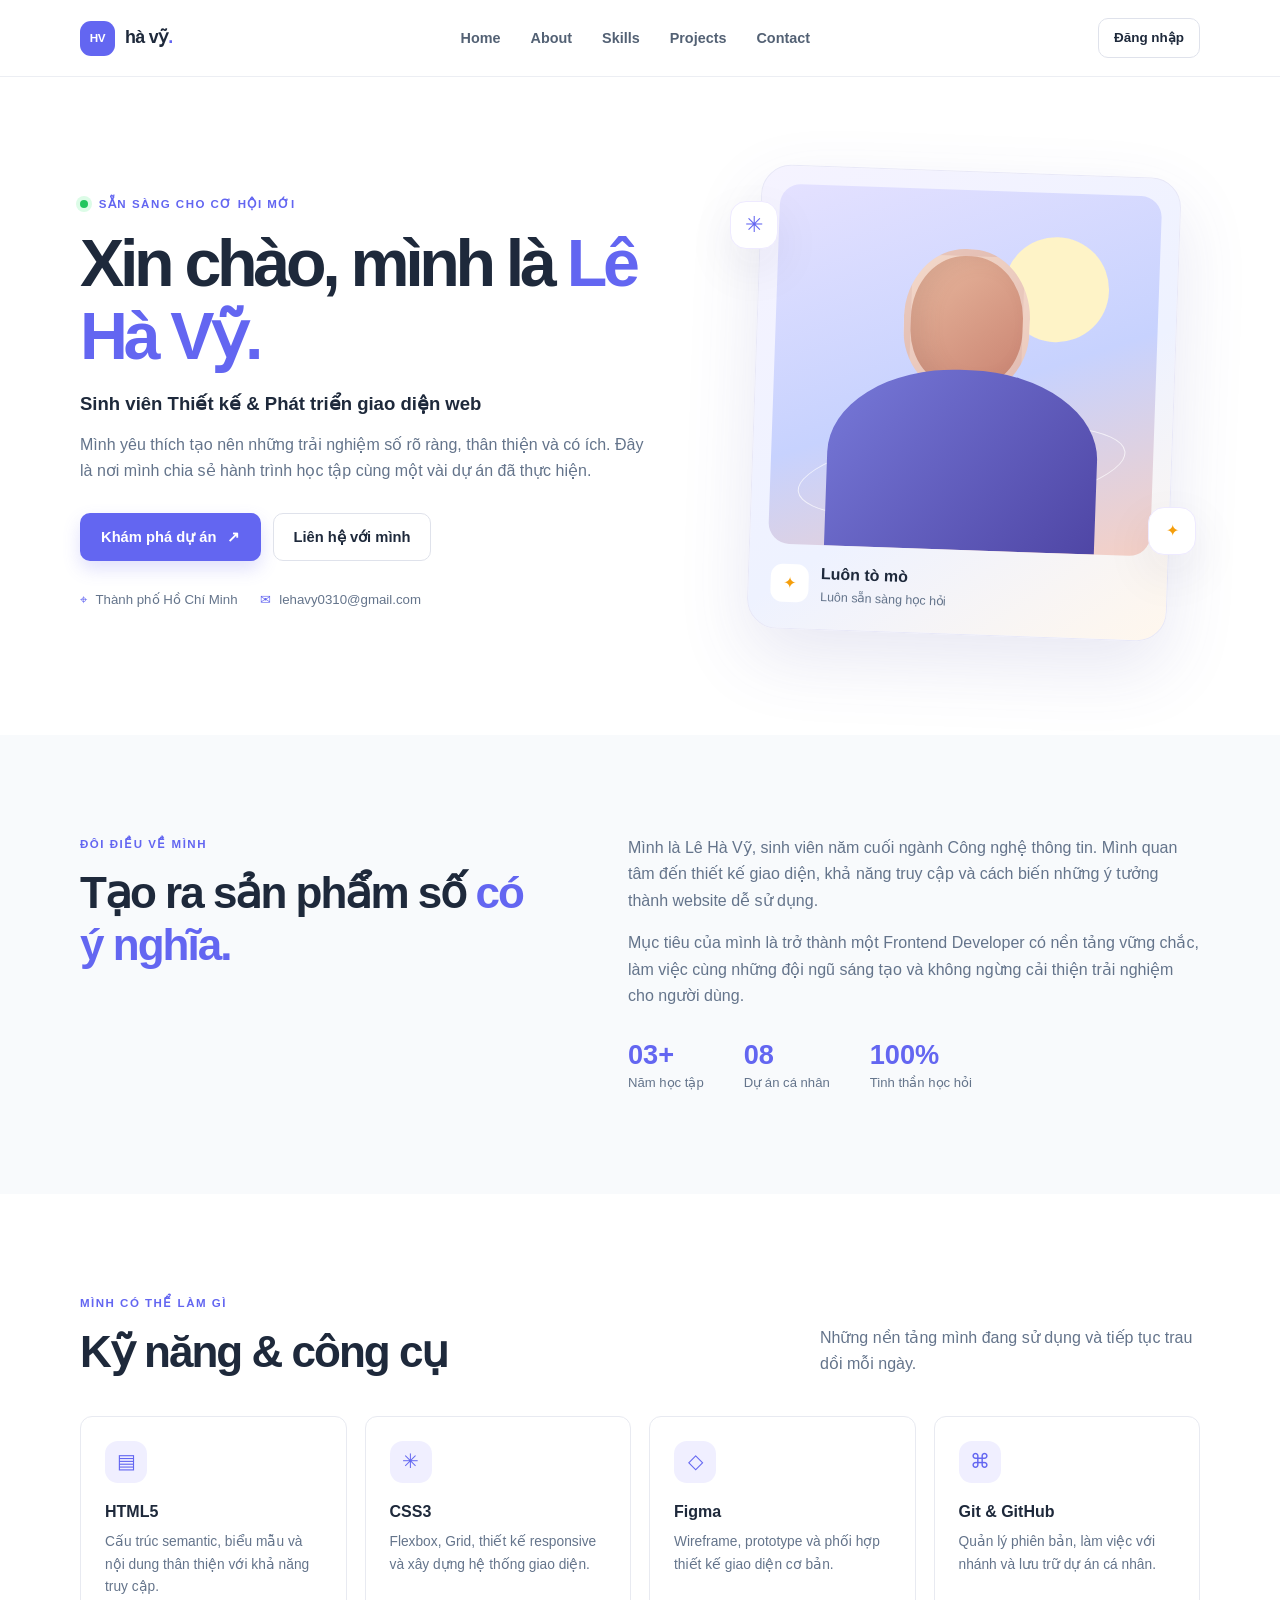
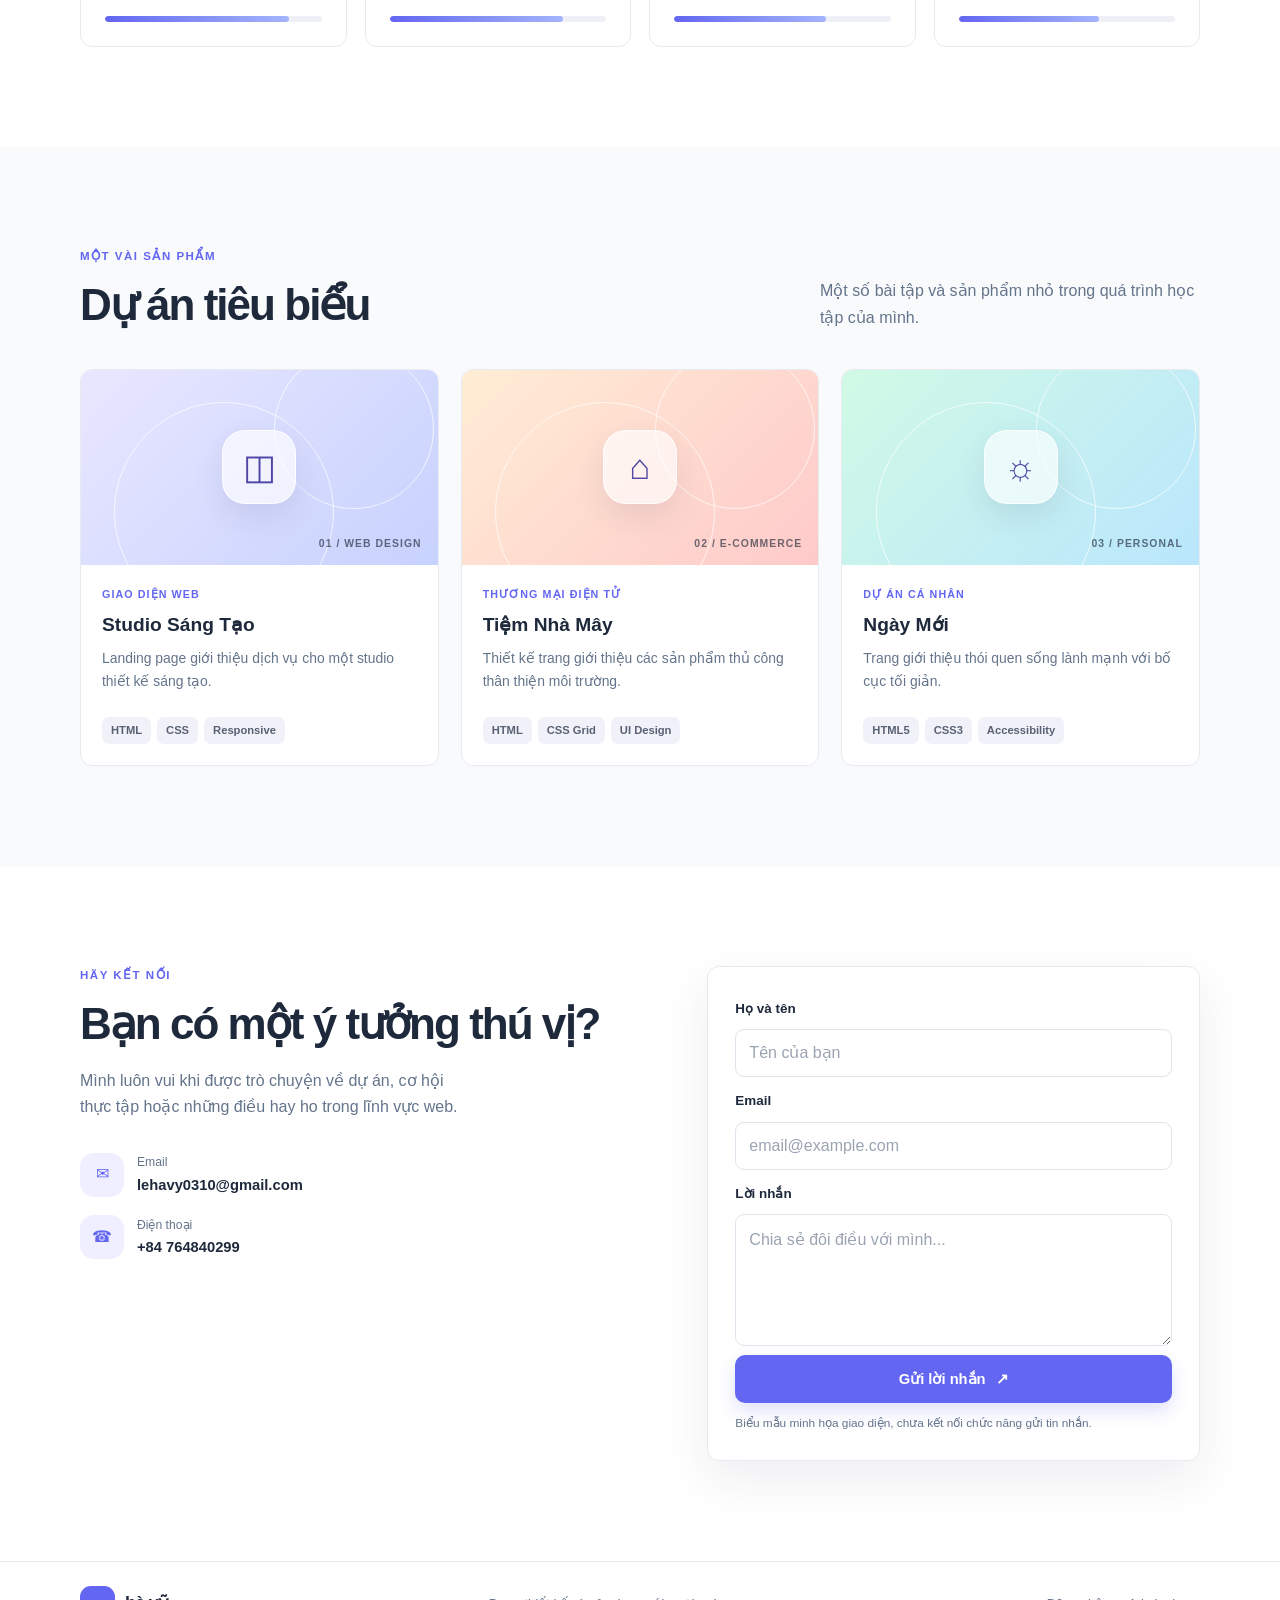
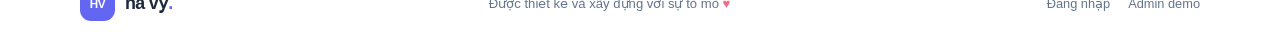
<file: portfolio/index.html>
<!doctype html>
<html lang="vi">
  <head>
    <meta charset="UTF-8" />
    <meta name="viewport" content="width=device-width, initial-scale=1.0" />
    <meta
      name="description"
      content="Portfolio cá nhân của Lê Hà Vỹ, sinh viên thiết kế và phát triển giao diện web."
    />
    <title>Lê Hà Vỹ | Portfolio</title>
    <link rel="stylesheet" href="css/style.css" />
  </head>
  <body>
    <header class="site-header">
      <nav class="navbar container" aria-label="Điều hướng chính">
        <a class="brand" href="#home" aria-label="Lê Hà Vỹ - Trang chủ">
          <span class="brand-mark">HV</span>
          <span>hà vỹ<span class="brand-dot">.</span></span>
        </a>
        <ul class="nav-links">
          <li><a href="#home">Home</a></li>
          <li><a href="#about">About</a></li>
          <li><a href="#skills">Skills</a></li>
          <li><a href="#projects">Projects</a></li>
          <li><a href="#contact">Contact</a></li>
        </ul>
        <a class="button button-small button-outline nav-cta" href="login.html"
          >Đăng nhập</a
        >
      </nav>
    </header>

    <main>
      <section class="hero section-space" id="home">
        <div class="container hero-grid">
          <div class="hero-copy">
            <p class="eyebrow">
              <span class="status-dot"></span> SẴN SÀNG CHO CƠ HỘI MỚI
            </p>
            <h1>
              Xin chào, mình là
              <span class="text-primary">Lê Hà Vỹ.</span>
            </h1>
            <p class="hero-role">
              Sinh viên Thiết kế &amp; Phát triển giao diện web
            </p>
            <p class="hero-description">
              Mình yêu thích tạo nên những trải nghiệm số rõ ràng, thân thiện và
              có ích. Đây là nơi mình chia sẻ hành trình học tập cùng một vài dự
              án đã thực hiện.
            </p>
            <div class="button-group">
              <a class="button button-primary" href="#projects"
                >Khám phá dự án <span aria-hidden="true">↗</span></a
              >
              <a class="button button-outline" href="#contact"
                >Liên hệ với mình</a
              >
            </div>
            <div class="hero-meta">
              <span
                ><span class="meta-icon">⌖</span> Thành phố Hồ Chí Minh</span
              >
              <span><span class="meta-icon">✉</span> lehavy0310@gmail.com</span>
            </div>
          </div>
          <div class="portrait-wrap" aria-label="Ảnh đại diện mẫu của Lê Hà Vỹ">
            <div class="portrait-card">
              <div class="portrait-art" aria-hidden="true">
                <span class="portrait-sun"></span>
                <span class="portrait-head"></span>
                <span class="portrait-body"></span>
                <span class="portrait-orbit"></span>
              </div>
              <div class="portrait-caption">
                <span class="portrait-caption-icon">✦</span>
                <span
                  ><strong>Luôn tò mò</strong
                  ><small>Luôn sẵn sàng học hỏi</small></span
                >
              </div>
            </div>
            <span class="decor decor-one" aria-hidden="true">✳</span>
            <span class="decor decor-two" aria-hidden="true">✦</span>
          </div>
        </div>
      </section>

      <section class="section-space section-muted" id="about">
        <div class="container about-grid">
          <div>
            <p class="eyebrow">ĐÔI ĐIỀU VỀ MÌNH</p>
            <h2 class="section-title">
              Tạo ra sản phẩm số <span class="text-primary">có ý nghĩa.</span>
            </h2>
          </div>
          <div class="about-copy">
            <p>
              Mình là Lê Hà Vỹ, sinh viên năm cuối ngành Công nghệ thông tin.
              Mình quan tâm đến thiết kế giao diện, khả năng truy cập và cách
              biến những ý tưởng thành website dễ sử dụng.
            </p>
            <p>
              Mục tiêu của mình là trở thành một Frontend Developer có nền tảng
              vững chắc, làm việc cùng những đội ngũ sáng tạo và không ngừng cải
              thiện trải nghiệm cho người dùng.
            </p>
            <div class="about-facts">
              <div><strong>03+</strong><span>Năm học tập</span></div>
              <div><strong>08</strong><span>Dự án cá nhân</span></div>
              <div><strong>100%</strong><span>Tinh thần học hỏi</span></div>
            </div>
          </div>
        </div>
      </section>

      <section class="section-space" id="skills">
        <div class="container">
          <div class="section-heading">
            <div>
              <p class="eyebrow">MÌNH CÓ THỂ LÀM GÌ</p>
              <h2 class="section-title">Kỹ năng &amp; công cụ</h2>
            </div>
            <p class="section-intro">
              Những nền tảng mình đang sử dụng và tiếp tục trau dồi mỗi ngày.
            </p>
          </div>
          <div class="skill-grid">
            <article class="skill-card">
              <span class="skill-icon">▤</span>
              <h3>HTML5</h3>
              <p>
                Cấu trúc semantic, biểu mẫu và nội dung thân thiện với khả năng
                truy cập.
              </p>
              <div class="skill-track" aria-label="Mức độ HTML5: 85%">
                <span style="width: 85%"></span>
              </div>
            </article>
            <article class="skill-card">
              <span class="skill-icon">✳</span>
              <h3>CSS3</h3>
              <p>
                Flexbox, Grid, thiết kế responsive và xây dựng hệ thống giao
                diện.
              </p>
              <div class="skill-track" aria-label="Mức độ CSS3: 80%">
                <span style="width: 80%"></span>
              </div>
            </article>
            <article class="skill-card">
              <span class="skill-icon">◇</span>
              <h3>Figma</h3>
              <p>Wireframe, prototype và phối hợp thiết kế giao diện cơ bản.</p>
              <div class="skill-track" aria-label="Mức độ Figma: 70%">
                <span style="width: 70%"></span>
              </div>
            </article>
            <article class="skill-card">
              <span class="skill-icon">⌘</span>
              <h3>Git &amp; GitHub</h3>
              <p>
                Quản lý phiên bản, làm việc với nhánh và lưu trữ dự án cá nhân.
              </p>
              <div class="skill-track" aria-label="Mức độ Git và GitHub: 65%">
                <span style="width: 65%"></span>
              </div>
            </article>
          </div>
        </div>
      </section>

      <section class="section-space section-muted" id="projects">
        <div class="container">
          <div class="section-heading">
            <div>
              <p class="eyebrow">MỘT VÀI SẢN PHẨM</p>
              <h2 class="section-title">Dự án tiêu biểu</h2>
            </div>
            <p class="section-intro">
              Một số bài tập và sản phẩm nhỏ trong quá trình học tập của mình.
            </p>
          </div>
          <div class="project-grid">
            <article class="project-card">
              <div class="project-visual project-visual-lilac">
                <span class="project-symbol">◫</span
                ><span class="project-label">01 / WEB DESIGN</span>
              </div>
              <div class="project-content">
                <p class="project-category">GIAO DIỆN WEB</p>
                <h3>Studio Sáng Tạo</h3>
                <p>
                  Landing page giới thiệu dịch vụ cho một studio thiết kế sáng
                  tạo.
                </p>
                <div class="tag-list">
                  <span>HTML</span><span>CSS</span><span>Responsive</span>
                </div>
              </div>
            </article>
            <article class="project-card">
              <div class="project-visual project-visual-peach">
                <span class="project-symbol">⌂</span
                ><span class="project-label">02 / E-COMMERCE</span>
              </div>
              <div class="project-content">
                <p class="project-category">THƯƠNG MẠI ĐIỆN TỬ</p>
                <h3>Tiệm Nhà Mây</h3>
                <p>
                  Thiết kế trang giới thiệu các sản phẩm thủ công thân thiện môi
                  trường.
                </p>
                <div class="tag-list">
                  <span>HTML</span><span>CSS Grid</span><span>UI Design</span>
                </div>
              </div>
            </article>
            <article class="project-card">
              <div class="project-visual project-visual-mint">
                <span class="project-symbol">☼</span
                ><span class="project-label">03 / PERSONAL</span>
              </div>
              <div class="project-content">
                <p class="project-category">DỰ ÁN CÁ NHÂN</p>
                <h3>Ngày Mới</h3>
                <p>
                  Trang giới thiệu thói quen sống lành mạnh với bố cục tối giản.
                </p>
                <div class="tag-list">
                  <span>HTML5</span><span>CSS3</span><span>Accessibility</span>
                </div>
              </div>
            </article>
          </div>
        </div>
      </section>

      <section class="section-space" id="contact">
        <div class="container contact-grid">
          <div class="contact-copy">
            <p class="eyebrow">HÃY KẾT NỐI</p>
            <h2 class="section-title">Bạn có một ý tưởng thú vị?</h2>
            <p class="section-intro">
              Mình luôn vui khi được trò chuyện về dự án, cơ hội thực tập hoặc
              những điều hay ho trong lĩnh vực web.
            </p>
            <div class="contact-details">
              <a href="mailto:lehavy0310@gmail.com"
                ><span class="contact-icon">✉</span
                ><span
                  ><small>Email</small
                  ><strong>lehavy0310@gmail.com</strong></span
                ></a
              >
              <a href="tel:+84764840299"
                ><span class="contact-icon">☎</span
                ><span
                  ><small>Điện thoại</small><strong>+84 764840299</strong></span
                ></a
              >
            </div>
          </div>
          <form class="contact-form card-surface" action="#" method="get">
            <label for="contact-name">Họ và tên</label>
            <input
              id="contact-name"
              name="name"
              type="text"
              placeholder="Tên của bạn"
            />
            <label for="contact-email">Email</label>
            <input
              id="contact-email"
              name="email"
              type="email"
              placeholder="email@example.com"
            />
            <label for="contact-message">Lời nhắn</label>
            <textarea
              id="contact-message"
              name="message"
              rows="4"
              placeholder="Chia sẻ đôi điều với mình..."
            ></textarea>
            <button class="button button-primary button-full" type="submit">
              Gửi lời nhắn <span aria-hidden="true">↗</span>
            </button>
            <p class="form-note">
              Biểu mẫu minh họa giao diện, chưa kết nối chức năng gửi tin nhắn.
            </p>
          </form>
        </div>
      </section>
    </main>

    <footer class="site-footer">
      <div class="container footer-inner">
        <a class="brand footer-brand" href="#home"
          ><span class="brand-mark">HV</span
          ><span>hà vỹ<span class="brand-dot">.</span></span></a
        >
        <p>
          Được thiết kế và xây dựng với sự tò mò
          <span aria-label="trái tim">♥</span>
        </p>
        <div class="footer-links">
          <a href="login.html">Đăng nhập</a><a href="admin.html">Admin demo</a>
        </div>
      </div>
    </footer>
  </body>
</html>
</file>
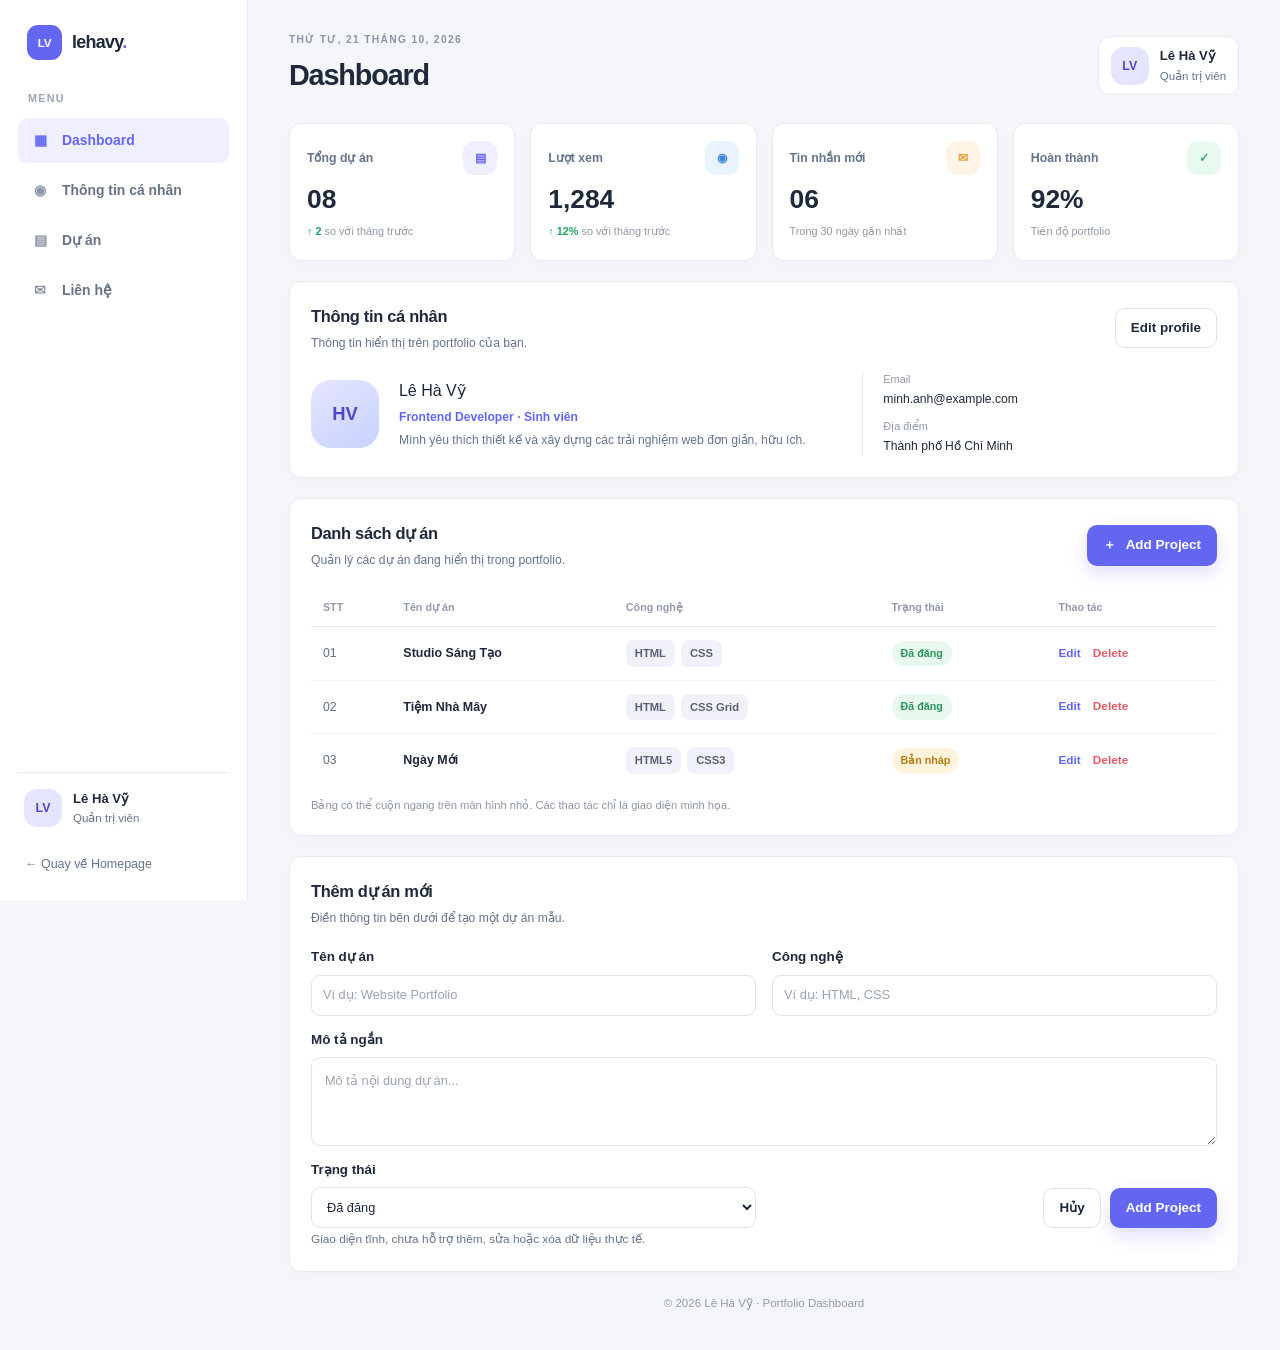
<file: portfolio/admin.html>
<!doctype html>
<html lang="vi">
  <head>
    <meta charset="UTF-8" />
    <meta name="viewport" content="width=device-width, initial-scale=1.0" />
    <meta
      name="description"
      content="Bảng điều khiển quản trị portfolio - giao diện minh họa tĩnh."
    />
    <title>Dashboard | Lê Hà Vỹ</title>
    <link rel="stylesheet" href="css/style.css" />
  </head>
  <body class="admin-page">
    <div class="dashboard-layout">
      <aside class="sidebar">
        <a class="brand sidebar-brand" href="index.html"
          ><span class="brand-mark">LV</span
          ><span>lehavy<span class="brand-dot">.</span></span></a
        >
        <p class="sidebar-label">MENU</p>
        <nav class="sidebar-nav" aria-label="Điều hướng quản trị">
          <a class="sidebar-link active" href="#dashboard"
            ><span>▦</span> Dashboard</a
          >
          <a class="sidebar-link" href="#profile"
            ><span>◉</span> Thông tin cá nhân</a
          >
          <a class="sidebar-link" href="#project-management"
            ><span>▤</span> Dự án</a
          >
          <a class="sidebar-link" href="index.html#contact"
            ><span>✉</span> Liên hệ</a
          >
        </nav>
        <div class="sidebar-bottom">
          <div class="sidebar-user">
            <span class="user-avatar">LV</span
            ><span><strong>Lê Hà Vỹ</strong><small>Quản trị viên</small></span>
          </div>
          <a class="sidebar-home" href="index.html">← Quay về Homepage</a>
        </div>
      </aside>

      <main class="dashboard-main" id="dashboard">
        <header class="dashboard-header">
          <div>
            <p class="eyebrow">THỨ TƯ, 21 THÁNG 10, 2026</p>
            <h1>Dashboard</h1>
          </div>
          <div class="dashboard-user">
            <span class="user-avatar">LV</span
            ><span><strong>Lê Hà Vỹ</strong><small>Quản trị viên</small></span>
          </div>
        </header>

        <section class="stats-grid" aria-label="Thống kê tổng quan">
          <article class="stat-card">
            <div class="stat-heading">
              <span>Tổng dự án</span
              ><span class="stat-icon stat-purple">▤</span>
            </div>
            <strong>08</strong
            ><small
              ><span class="stat-positive">↑ 2</span> so với tháng trước</small
            >
          </article>
          <article class="stat-card">
            <div class="stat-heading">
              <span>Lượt xem</span><span class="stat-icon stat-blue">◉</span>
            </div>
            <strong>1,284</strong
            ><small
              ><span class="stat-positive">↑ 12%</span> so với tháng
              trước</small
            >
          </article>
          <article class="stat-card">
            <div class="stat-heading">
              <span>Tin nhắn mới</span
              ><span class="stat-icon stat-orange">✉</span>
            </div>
            <strong>06</strong><small>Trong 30 ngày gần nhất</small>
          </article>
          <article class="stat-card">
            <div class="stat-heading">
              <span>Hoàn thành</span><span class="stat-icon stat-green">✓</span>
            </div>
            <strong>92%</strong><small>Tiến độ portfolio</small>
          </article>
        </section>

        <section class="dashboard-panel profile-panel" id="profile">
          <div class="panel-heading">
            <div>
              <h2>Thông tin cá nhân</h2>
              <p>Thông tin hiển thị trên portfolio của bạn.</p>
            </div>
            <button class="button button-outline button-small" type="button">
              Edit profile
            </button>
          </div>
          <div class="profile-details">
            <div class="profile-avatar">HV</div>
            <div class="profile-data">
              <h3></h3>Lê Hà Vỹ</h3>
              <p class="text-primary">Frontend Developer · Sinh viên</p>
              <p>
                Mình yêu thích thiết kế và xây dựng các trải nghiệm web đơn
                giản, hữu ích.
              </p>
            </div>
            <div class="profile-contact">
              <span><small>Email</small>minh.anh@example.com</span
              ><span><small>Địa điểm</small>Thành phố Hồ Chí Minh</span>
            </div>
          </div>
        </section>

        <section
          class="dashboard-panel project-management"
          id="project-management"
        >
          <div class="panel-heading project-toolbar">
            <div>
              <h2>Danh sách dự án</h2>
              <p>Quản lý các dự án đang hiển thị trong portfolio.</p>
            </div>
            <button class="button button-primary button-small" type="button">
              <span aria-hidden="true">＋</span> Add Project
            </button>
          </div>
          <div class="table-scroll">
            <table class="project-table">
              <thead>
                <tr>
                  <th>STT</th>
                  <th>Tên dự án</th>
                  <th>Công nghệ</th>
                  <th>Trạng thái</th>
                  <th>Thao tác</th>
                </tr>
              </thead>
              <tbody>
                <tr>
                  <td>01</td>
                  <td><strong>Studio Sáng Tạo</strong></td>
                  <td>
                    <div class="tag-list">
                      <span>HTML</span><span>CSS</span>
                    </div>
                  </td>
                  <td>
                    <span class="status-badge status-published">Đã đăng</span>
                  </td>
                  <td>
                    <div class="table-actions">
                      <button class="text-action" type="button">Edit</button
                      ><button class="text-action text-danger" type="button">
                        Delete
                      </button>
                    </div>
                  </td>
                </tr>
                <tr>
                  <td>02</td>
                  <td><strong>Tiệm Nhà Mây</strong></td>
                  <td>
                    <div class="tag-list">
                      <span>HTML</span><span>CSS Grid</span>
                    </div>
                  </td>
                  <td>
                    <span class="status-badge status-published">Đã đăng</span>
                  </td>
                  <td>
                    <div class="table-actions">
                      <button class="text-action" type="button">Edit</button
                      ><button class="text-action text-danger" type="button">
                        Delete
                      </button>
                    </div>
                  </td>
                </tr>
                <tr>
                  <td>03</td>
                  <td><strong>Ngày Mới</strong></td>
                  <td>
                    <div class="tag-list">
                      <span>HTML5</span><span>CSS3</span>
                    </div>
                  </td>
                  <td>
                    <span class="status-badge status-draft">Bản nháp</span>
                  </td>
                  <td>
                    <div class="table-actions">
                      <button class="text-action" type="button">Edit</button
                      ><button class="text-action text-danger" type="button">
                        Delete
                      </button>
                    </div>
                  </td>
                </tr>
              </tbody>
            </table>
          </div>
          <p class="table-note">
            Bảng có thể cuộn ngang trên màn hình nhỏ. Các thao tác chỉ là giao
            diện minh họa.
          </p>
        </section>

        <section class="dashboard-panel add-project-panel">
          <div class="panel-heading">
            <div>
              <h2>Thêm dự án mới</h2>
              <p>Điền thông tin bên dưới để tạo một dự án mẫu.</p>
            </div>
          </div>
          <form class="admin-form" action="#" method="get">
            <div class="form-field">
              <label for="project-name">Tên dự án</label
              ><input
                id="project-name"
                name="project-name"
                type="text"
                placeholder="Ví dụ: Website Portfolio"
              />
            </div>
            <div class="form-field">
              <label for="project-tech">Công nghệ</label
              ><input
                id="project-tech"
                name="project-tech"
                type="text"
                placeholder="Ví dụ: HTML, CSS"
              />
            </div>
            <div class="form-field form-field-wide">
              <label for="project-description">Mô tả ngắn</label
              ><textarea
                id="project-description"
                name="project-description"
                rows="3"
                placeholder="Mô tả nội dung dự án..."
              ></textarea>
            </div>
            <div class="form-field">
              <label for="project-status">Trạng thái</label
              ><select id="project-status" name="project-status">
                <option>Đã đăng</option>
                <option>Bản nháp</option>
              </select>
            </div>
            <div class="admin-form-actions">
              <button class="button button-outline button-small" type="reset">
                Hủy</button
              ><button class="button button-primary button-small" type="button">
                Add Project
              </button>
            </div>
          </form>
          <p class="form-note">
            Giao diện tĩnh, chưa hỗ trợ thêm, sửa hoặc xóa dữ liệu thực tế.
          </p>
        </section>
        <footer class="dashboard-footer">
          © 2026 Lê Hà Vỹ · Portfolio Dashboard
        </footer>
      </main>
    </div>
  </body>
</html>
</file>
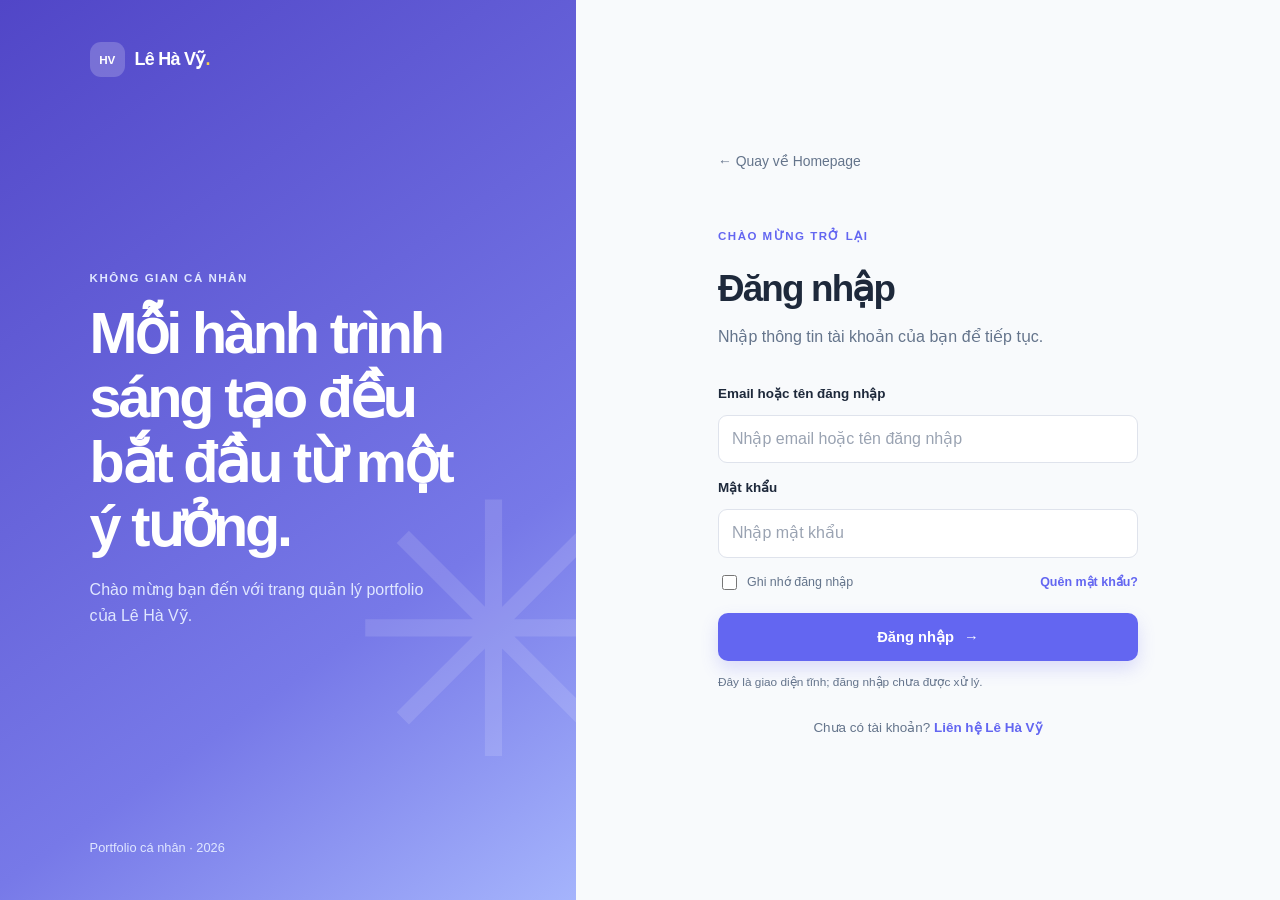
<file: portfolio/login.html>
<!doctype html>
<html lang="vi">
  <head>
    <meta charset="UTF-8" />
    <meta name="viewport" content="width=device-width, initial-scale=1.0" />
    <meta
      name="description"
      content="Giao diện đăng nhập minh họa cho portfolio cá nhân."
    />
    <title>Đăng nhập | Lê Hà Vỹ</title>
    <link rel="stylesheet" href="css/style.css" />
  </head>
  <body class="login-page">
    <main class="login-layout">
      <section class="login-brand-panel">
        <a class="brand brand-light" href="index.html"
          ><span class="brand-mark">HV</span
          ><span>Lê Hà Vỹ<span class="brand-dot">.</span></span></a
        >
        <div class="login-brand-copy">
          <p class="eyebrow eyebrow-light">KHÔNG GIAN CÁ NHÂN</p>
          <h1>Mỗi hành trình sáng tạo đều bắt đầu từ một ý tưởng.</h1>
          <p>Chào mừng bạn đến với trang quản lý portfolio của Lê Hà Vỹ.</p>
        </div>
        <span class="login-decoration" aria-hidden="true">✳</span>
        <p class="login-panel-footer">Portfolio cá nhân · 2026</p>
      </section>
      <section class="login-form-panel">
        <div class="login-form-wrap">
          <a class="back-link" href="index.html">← Quay về Homepage</a>
          <p class="eyebrow">CHÀO MỪNG TRỞ LẠI</p>
          <h2>Đăng nhập</h2>
          <p class="muted-copy">
            Nhập thông tin tài khoản của bạn để tiếp tục.
          </p>
          <form class="login-form" action="#" method="get">
            <label for="username">Email hoặc tên đăng nhập</label>
            <input
              id="username"
              name="username"
              type="text"
              autocomplete="username"
              placeholder="Nhập email hoặc tên đăng nhập"
              required
            />
            <label for="password">Mật khẩu</label>
            <input
              id="password"
              name="password"
              type="password"
              autocomplete="current-password"
              placeholder="Nhập mật khẩu"
              required
            />
            <div class="login-options">
              <label class="checkbox-label"
                ><input type="checkbox" name="remember" /> Ghi nhớ đăng
                nhập</label
              ><a href="mailto:lehavy0310@gmail.com">Quên mật khẩu?</a>
            </div>
            <button class="button button-primary button-full" type="submit">
              Đăng nhập <span aria-hidden="true">→</span>
            </button>
            <p class="form-note">
              Đây là giao diện tĩnh; đăng nhập chưa được xử lý.
            </p>
          </form>
          <p class="login-bottom-note">
            Chưa có tài khoản?
            <a href="mailto:lehavy0310@gmail.com">Liên hệ Lê Hà Vỹ</a>
          </p>
        </div>
      </section>
    </main>
  </body>
</html>
</file>
<file: portfolio/css/style.css>
/* Biến dùng chung giúp dễ điều chỉnh màu sắc và kích thước toàn website. */
:root {
  --primary: #6366f1;
  --secondary: #a5b4fc;
  --background: #f8fafc;
  --text: #1e293b;
  --font-size: 16px;
  --border-radius: 12px;
  --muted: #64748b;
  --line: #e8eaf1;
  --surface: #ffffff;
  --shadow: 0 18px 50px rgba(35, 39, 80, 0.08);
}

/* Reset cơ bản giữ kích thước phần tử dễ dự đoán. */
*, *::before, *::after { box-sizing: border-box; }
html { scroll-behavior: smooth; scroll-padding-top: 88px; }
body {
  margin: 0;
  background: var(--surface);
  color: var(--text);
  font-family: Inter, "Segoe UI", Arial, sans-serif;
  font-size: var(--font-size);
  line-height: 1.65;
}
img { display: block; max-width: 100%; }
a { color: inherit; text-decoration: none; }
button, input, textarea, select { font: inherit; }
button, a, input, textarea, select { -webkit-tap-highlight-color: transparent; }
a, button { transition: color 180ms ease, background-color 180ms ease, border-color 180ms ease, box-shadow 180ms ease, transform 180ms ease; }
a:focus-visible, button:focus-visible, input:focus-visible, textarea:focus-visible, select:focus-visible {
  outline: 3px solid rgba(99, 102, 241, 0.28);
  outline-offset: 3px;
}
.container { width: min(1120px, calc(100% - 48px)); margin: 0 auto; }
.section-space { padding: 100px 0; }
.section-muted { background: var(--background); }
.text-primary { color: var(--primary); }
.muted-copy, .section-intro { color: var(--muted); }
.eyebrow { margin: 0 0 13px; color: var(--primary); font-size: 0.72rem; font-weight: 800; letter-spacing: 0.13em; }
.section-title { margin: 0; font-size: clamp(2rem, 4vw, 2.75rem); line-height: 1.18; letter-spacing: -0.045em; }
.section-heading { display: flex; align-items: end; justify-content: space-between; gap: 32px; margin-bottom: 38px; }
.section-intro { max-width: 380px; margin: 0; }

/* Thành phần nút dùng chung trên cả ba trang. */
.button {
  display: inline-flex;
  min-height: 48px;
  align-items: center;
  justify-content: center;
  gap: 10px;
  padding: 11px 20px;
  border: 1px solid transparent;
  border-radius: 10px;
  cursor: pointer;
  font-size: 0.92rem;
  font-weight: 700;
}
.button:hover { transform: translateY(-2px); }
.button-primary { background: var(--primary); color: #fff; box-shadow: 0 8px 18px rgba(99, 102, 241, 0.2); }
.button-primary:hover { background: #4f46e5; box-shadow: 0 11px 24px rgba(99, 102, 241, 0.28); }
.button-outline { border-color: #dfe2eb; background: #fff; color: var(--text); }
.button-outline:hover { border-color: var(--primary); color: var(--primary); }
.button-small { min-height: 40px; padding: 8px 15px; font-size: 0.84rem; }
.button-full { width: 100%; }
.button-group { display: flex; flex-wrap: wrap; gap: 12px; }
.card-surface { border: 1px solid var(--line); border-radius: var(--border-radius); background: #fff; box-shadow: var(--shadow); }

/* Homepage: thanh điều hướng được xếp hàng bằng Flexbox. */
.site-header { position: sticky; z-index: 10; top: 0; border-bottom: 1px solid rgba(232, 234, 241, 0.8); background: rgba(255, 255, 255, 0.94); backdrop-filter: blur(14px); }
.navbar { display: flex; min-height: 76px; align-items: center; justify-content: space-between; gap: 24px; }
.brand { display: inline-flex; align-items: center; gap: 10px; font-size: 1.12rem; font-weight: 800; letter-spacing: -0.04em; }
.brand-mark { display: inline-grid; width: 35px; height: 35px; place-items: center; border-radius: 11px; background: var(--primary); color: #fff; font-size: 0.73rem; letter-spacing: -0.03em; }
.brand-dot { color: var(--primary); }
.nav-links { display: flex; align-items: center; gap: 30px; margin: 0; padding: 0; list-style: none; }
.nav-links a { color: #536174; font-size: 0.9rem; font-weight: 600; }
.nav-links a:hover { color: var(--primary); }
.hero { overflow: hidden; padding-top: 94px; padding-bottom: 100px; }
.hero-grid { display: grid; grid-template-columns: 1.1fr 0.9fr; align-items: center; gap: 72px; }
.hero-copy h1 { max-width: 620px; margin: 0 0 16px; font-size: clamp(2.8rem, 5.2vw, 4.15rem); line-height: 1.1; letter-spacing: -0.065em; }
.hero-role { margin: 0 0 12px; font-size: 1.16rem; font-weight: 650; }
.hero-description { max-width: 570px; margin: 0 0 28px; color: var(--muted); }
.status-dot { display: inline-block; width: 8px; height: 8px; margin-right: 6px; border-radius: 50%; background: #22c55e; box-shadow: 0 0 0 4px #dcfce7; }
.hero-meta { display: flex; flex-wrap: wrap; gap: 22px; margin-top: 28px; color: var(--muted); font-size: 0.83rem; }
.meta-icon { margin-right: 5px; color: var(--primary); }
.portrait-wrap { position: relative; max-width: 420px; justify-self: center; width: 100%; }
.portrait-card { position: relative; overflow: hidden; padding: 18px; border: 1px solid #e8e8f7; border-radius: 30px; background: linear-gradient(145deg, #f5f3ff, #eef2ff 58%, #fff7ed); box-shadow: 0 28px 70px rgba(81, 77, 159, 0.13); transform: rotate(2deg); }
.portrait-art { position: relative; display: grid; min-height: 360px; overflow: hidden; place-items: end center; border-radius: 21px; background: linear-gradient(160deg, #e4e1ff, #c7d2fe 55%, #f5d0c5); }
.portrait-sun { position: absolute; top: 44px; right: 50px; width: 105px; height: 105px; border-radius: 50%; background: #fef3c7; }
.portrait-head { position: absolute; z-index: 1; bottom: 156px; width: 126px; height: 145px; border: 7px solid rgba(255, 255, 255, 0.45); border-radius: 48% 48% 44% 44%; background: linear-gradient(140deg, #e9b99f, #c98371); box-shadow: inset 12px 0 22px rgba(102, 55, 58, 0.12); }
.portrait-body { position: relative; z-index: 2; width: 270px; height: 180px; border-radius: 48% 48% 0 0; background: linear-gradient(130deg, #7779d9, #4f46a5); }
.portrait-orbit { position: absolute; bottom: 36px; left: 50%; width: 330px; height: 85px; border: 1px solid rgba(255, 255, 255, 0.7); border-radius: 50%; transform: translateX(-50%) rotate(-9deg); }
.portrait-caption { display: flex; align-items: center; gap: 12px; padding: 16px 4px 3px; }
.portrait-caption-icon { display: grid; width: 38px; height: 38px; place-items: center; border-radius: 12px; background: #fff; color: #f59e0b; }
.portrait-caption strong, .portrait-caption small { display: block; }
.portrait-caption small { color: var(--muted); font-size: 0.78rem; }
.decor { position: absolute; z-index: 2; display: grid; width: 48px; height: 48px; place-items: center; border: 1px solid #eeeaff; border-radius: 16px; background: #fff; box-shadow: var(--shadow); color: var(--primary); }
.decor-one { top: 30px; left: -24px; font-size: 1.35rem; }
.decor-two { right: -22px; bottom: 80px; color: #f59e0b; }
.about-grid { display: grid; grid-template-columns: 0.9fr 1.1fr; gap: 80px; }
.about-copy p { margin: 0 0 16px; color: var(--muted); }
.about-facts { display: flex; flex-wrap: wrap; gap: 40px; margin-top: 30px; }
.about-facts strong, .about-facts span { display: block; }
.about-facts strong { color: var(--primary); font-size: 1.7rem; line-height: 1.2; }
.about-facts span { color: var(--muted); font-size: 0.82rem; }

/* CSS Grid tạo lưới kỹ năng và dự án tự đổi số cột theo độ rộng. */
.skill-grid { display: grid; grid-template-columns: repeat(4, minmax(0, 1fr)); gap: 18px; }
.skill-card { padding: 24px; border: 1px solid var(--line); border-radius: var(--border-radius); background: #fff; transition: transform 180ms ease, box-shadow 180ms ease; }
.skill-card:hover, .project-card:hover { transform: translateY(-5px); box-shadow: var(--shadow); }
.skill-icon { display: grid; width: 42px; height: 42px; place-items: center; border-radius: 13px; background: #f0efff; color: var(--primary); font-size: 1.25rem; }
.skill-card h3 { margin: 16px 0 6px; font-size: 1rem; }
.skill-card p { min-height: 68px; margin: 0 0 17px; color: var(--muted); font-size: 0.86rem; }
.skill-track { height: 6px; overflow: hidden; border-radius: 9px; background: #eef0f6; }
.skill-track span { display: block; height: 100%; border-radius: inherit; background: linear-gradient(90deg, var(--primary), var(--secondary)); }
.project-grid { display: grid; grid-template-columns: repeat(3, minmax(0, 1fr)); gap: 22px; }
.project-card { overflow: hidden; border: 1px solid var(--line); border-radius: var(--border-radius); background: #fff; transition: transform 180ms ease, box-shadow 180ms ease; }
.project-visual { position: relative; display: grid; min-height: 195px; overflow: hidden; place-items: center; }
.project-visual::before, .project-visual::after { position: absolute; content: ""; border: 1px solid rgba(255,255,255,.7); border-radius: 50%; }
.project-visual::before { width: 220px; height: 220px; transform: translate(-35px, 45px); }
.project-visual::after { width: 160px; height: 160px; transform: translate(95px, -38px); }
.project-visual-lilac { background: linear-gradient(135deg, #e9e7ff, #c7d2fe); }
.project-visual-peach { background: linear-gradient(135deg, #ffedd5, #fecaca); }
.project-visual-mint { background: linear-gradient(135deg, #d1fae5, #bae6fd); }
.project-symbol { z-index: 1; display: grid; width: 74px; height: 74px; place-items: center; border: 1px solid rgba(255,255,255,.8); border-radius: 23px; background: rgba(255,255,255,.65); color: #4f46a5; font-size: 2.2rem; box-shadow: 0 12px 30px rgba(48, 49, 90, .1); }
.project-label { position: absolute; right: 16px; bottom: 13px; color: rgba(30, 41, 59, .65); font-size: 0.65rem; font-weight: 800; letter-spacing: .1em; }
.project-content { padding: 21px; }
.project-category { margin: 0 0 5px; color: var(--primary); font-size: 0.67rem; font-weight: 800; letter-spacing: .1em; }
.project-content h3 { margin: 0 0 7px; font-size: 1.2rem; }
.project-content > p:not(.project-category) { min-height: 52px; margin: 0 0 18px; color: var(--muted); font-size: .87rem; }
.tag-list { display: flex; flex-wrap: wrap; gap: 6px; }
.tag-list span { padding: 4px 9px; border-radius: 7px; background: #f1f2f9; color: #586174; font-size: .7rem; font-weight: 650; }
.contact-grid { display: grid; grid-template-columns: 1fr 0.9fr; align-items: start; gap: 80px; }
.contact-copy .section-intro { margin-top: 18px; }
.contact-details { display: grid; gap: 18px; margin-top: 32px; }
.contact-details a { display: flex; align-items: center; gap: 13px; }
.contact-details a:hover strong { color: var(--primary); }
.contact-icon { display: grid; width: 44px; height: 44px; place-items: center; border-radius: 14px; background: #f0efff; color: var(--primary); }
.contact-details small, .contact-details strong { display: block; }
.contact-details small { color: var(--muted); font-size: .76rem; }
.contact-details strong { font-size: .92rem; }
.contact-form { display: grid; gap: 9px; padding: 27px; }
.contact-form label, .login-form > label, .admin-form label { margin-top: 4px; font-size: .84rem; font-weight: 700; }
input, textarea, select { width: 100%; min-width: 0; border: 1px solid #dfe3ec; border-radius: 9px; background: #fff; color: var(--text); }
input, select { min-height: 46px; padding: 10px 13px; }
textarea { min-height: 100px; padding: 12px 13px; resize: vertical; }
input::placeholder, textarea::placeholder { color: #9aa3b2; }
.form-note { margin: 2px 0 0; color: var(--muted); font-size: .74rem; }
.site-footer { border-top: 1px solid var(--line); }
.footer-inner { display: flex; min-height: 82px; align-items: center; justify-content: space-between; gap: 20px; }
.footer-inner > p { margin: 0; color: var(--muted); font-size: .82rem; }
.footer-inner > p span { color: #ef6b8a; }
.footer-links { display: flex; gap: 18px; color: var(--muted); font-size: .8rem; }
.footer-links a:hover { color: var(--primary); }

/* Login: hai cột lớn trên desktop, một cột trên màn hình nhỏ. */
.login-page { min-height: 100vh; background: var(--background); }
.login-layout { display: grid; min-height: 100vh; grid-template-columns: .9fr 1.1fr; }
.login-brand-panel { position: relative; display: flex; overflow: hidden; flex-direction: column; justify-content: space-between; padding: 42px clamp(32px, 7vw, 100px); background: linear-gradient(145deg, #5146c7, #7779e8 68%, #a5b4fc); color: #fff; }
.brand-light .brand-mark { background: rgba(255,255,255,.2); }
.brand-light .brand-dot { color: #fcd34d; }
.login-brand-copy { position: relative; z-index: 1; max-width: 470px; margin: auto 0; }
.eyebrow-light { color: #e0e7ff; }
.login-brand-copy h1 { margin: 0 0 18px; font-size: clamp(2.5rem, 4.5vw, 4rem); line-height: 1.12; letter-spacing: -.055em; }
.login-brand-copy > p:last-child { max-width: 360px; color: #e0e7ff; }
.login-decoration { position: absolute; right: -65px; bottom: 10%; color: rgba(255,255,255,.12); font-size: 22rem; line-height: 1; }
.login-panel-footer { position: relative; z-index: 1; margin: 0; color: #e0e7ff; font-size: .8rem; }
.login-form-panel { display: grid; place-items: center; padding: 50px 32px; }
.login-form-wrap { width: min(420px, 100%); }
.back-link { display: inline-block; margin-bottom: 54px; color: var(--muted); font-size: .87rem; }
.back-link:hover { color: var(--primary); }
.login-form-wrap h2 { margin: 0; font-size: 2.3rem; letter-spacing: -.05em; }
.login-form-wrap > .muted-copy { margin: 5px 0 28px; }
.login-form { display: grid; gap: 10px; }
.login-options { display: flex; align-items: center; justify-content: space-between; gap: 12px; margin: 4px 0 10px; font-size: .78rem; }
.login-options a, .login-bottom-note a { color: var(--primary); font-weight: 700; }
.checkbox-label { display: inline-flex; align-items: center; gap: 7px; color: var(--muted); }
.checkbox-label input { width: 15px; min-height: 15px; accent-color: var(--primary); }
.login-bottom-note { margin-top: 24px; color: var(--muted); text-align: center; font-size: .84rem; }

/* Dashboard sử dụng Grid tổng thể; các nhóm điều khiển xếp bằng Flexbox. */
.admin-page { background: #f5f6fa; }
.dashboard-layout { display: grid; min-height: 100vh; grid-template-columns: 248px minmax(0, 1fr); }
.sidebar { position: sticky; top: 0; display: flex; height: 100vh; flex-direction: column; padding: 25px 18px; border-right: 1px solid var(--line); background: #fff; }
.sidebar-brand { padding: 0 9px 30px; }
.sidebar-label { margin: 0 10px 10px; color: #9aa3b2; font-size: .67rem; font-weight: 800; letter-spacing: .12em; }
.sidebar-nav { display: flex; flex-direction: column; gap: 5px; }
.sidebar-link { display: flex; align-items: center; gap: 12px; padding: 11px 12px; border-radius: 9px; color: #687386; font-size: .87rem; font-weight: 600; }
.sidebar-link > span { width: 20px; color: #8c95a5; text-align: center; }
.sidebar-link:hover, .sidebar-link.active { background: #f0efff; color: var(--primary); }
.sidebar-link.active > span { color: var(--primary); }
.sidebar-bottom { margin-top: auto; }
.sidebar-user, .dashboard-user { display: flex; align-items: center; gap: 11px; }
.sidebar-user { padding: 15px 6px; border-top: 1px solid var(--line); }
.user-avatar { display: grid; width: 38px; height: 38px; flex: 0 0 auto; place-items: center; border-radius: 13px; background: #e6e5ff; color: #5146c7; font-size: .77rem; font-weight: 800; }
.sidebar-user strong, .sidebar-user small, .dashboard-user strong, .dashboard-user small { display: block; }
.sidebar-user strong, .dashboard-user strong { font-size: .82rem; }
.sidebar-user small, .dashboard-user small { color: var(--muted); font-size: .72rem; }
.sidebar-home { display: block; padding: 11px 7px 0; color: var(--muted); font-size: .78rem; }
.sidebar-home:hover { color: var(--primary); }
.dashboard-main { display: grid; width: 100%; max-width: 1500px; gap: 20px; align-content: start; padding: 32px clamp(22px, 3.2vw, 48px); }
.dashboard-header { display: flex; align-items: center; justify-content: space-between; gap: 20px; margin-bottom: 4px; }
.dashboard-header .eyebrow { margin-bottom: 3px; color: #8b94a5; font-size: .64rem; }
.dashboard-header h1 { margin: 0; font-size: 1.8rem; letter-spacing: -.04em; }
.dashboard-user { padding: 8px 12px; border: 1px solid var(--line); border-radius: 12px; background: #fff; }
.stats-grid { display: grid; grid-template-columns: repeat(4, minmax(0, 1fr)); gap: 15px; }
.stat-card, .dashboard-panel { border: 1px solid var(--line); border-radius: var(--border-radius); background: #fff; box-shadow: 0 4px 15px rgba(35,39,80,.025); }
.stat-card { padding: 17px; }
.stat-heading { display: flex; align-items: center; justify-content: space-between; gap: 8px; color: var(--muted); font-size: .77rem; font-weight: 650; }
.stat-icon { display: grid; width: 34px; height: 34px; place-items: center; border-radius: 11px; }
.stat-purple { background: #f0efff; color: var(--primary); }
.stat-blue { background: #eaf4ff; color: #4389d6; }
.stat-orange { background: #fff4e5; color: #e99a31; }
.stat-green { background: #e8f9ef; color: #36a66a; }
.stat-card > strong { display: block; margin-top: 7px; font-size: 1.65rem; line-height: 1.3; }
.stat-card > small { color: #9099a8; font-size: .68rem; }
.stat-positive { color: #22a365; font-weight: 700; }
.dashboard-panel { min-width: 0; padding: 21px; }
.panel-heading { display: flex; align-items: center; justify-content: space-between; gap: 18px; margin-bottom: 18px; }
.panel-heading h2 { margin: 0; font-size: 1.03rem; letter-spacing: -.02em; }
.panel-heading p { margin: 3px 0 0; color: var(--muted); font-size: .76rem; }
.profile-details { display: grid; grid-template-columns: auto minmax(180px, 1fr) minmax(180px, .8fr); align-items: center; gap: 20px; }
.profile-avatar { display: grid; width: 68px; height: 68px; place-items: center; border-radius: 20px; background: linear-gradient(145deg, #e6e5ff, #c7d2fe); color: #5146c7; font-size: 1.15rem; font-weight: 800; }
.profile-data h3 { margin: 0; font-size: .97rem; }
.profile-data p { margin: 3px 0 0; color: var(--muted); font-size: .76rem; }
.profile-data p.text-primary { color: var(--primary); font-weight: 650; }
.profile-contact { display: grid; gap: 9px; padding-left: 20px; border-left: 1px solid var(--line); font-size: .76rem; }
.profile-contact small { display: block; color: #9199a7; font-size: .68rem; }
.table-scroll { width: 100%; overflow-x: auto; }
.project-table { width: 100%; border-collapse: collapse; text-align: left; white-space: nowrap; }
.project-table th { padding: 10px 12px; border-bottom: 1px solid var(--line); color: #929aaa; font-size: .67rem; font-weight: 700; }
.project-table td { padding: 13px 12px; border-bottom: 1px solid #f0f1f5; color: #626d7f; font-size: .76rem; }
.project-table td strong { color: var(--text); font-size: .78rem; }
.project-table tbody tr:last-child td { border-bottom: 0; }
.table-actions { display: flex; gap: 12px; }
.text-action { padding: 3px 0; border: 0; background: transparent; color: var(--primary); cursor: pointer; font-size: .74rem; font-weight: 700; }
.text-action:hover { text-decoration: underline; }
.text-danger { color: #e15c67; }
.status-badge { display: inline-block; padding: 4px 9px; border-radius: 20px; font-size: .67rem; font-weight: 700; }
.status-published { background: #e8f8ee; color: #29955b; }
.status-draft { background: #fff3dc; color: #b77b14; }
.table-note { margin: 9px 0 0; color: #8d96a5; font-size: .7rem; }
.admin-form { display: grid; grid-template-columns: repeat(2, minmax(0, 1fr)); gap: 13px 16px; }
.form-field { display: grid; gap: 6px; }
.form-field label { margin: 0; }
.form-field input, .form-field select { min-height: 41px; padding: 8px 11px; font-size: .8rem; }
.form-field textarea { min-height: 75px; font-size: .8rem; }
.form-field-wide { grid-column: 1 / -1; }
.admin-form-actions { display: flex; align-items: end; justify-content: flex-end; gap: 9px; }
.dashboard-footer { padding: 2px 0 5px; color: #929aaa; text-align: center; font-size: .72rem; }

/* Tablet: thu gọn khoảng cách và số cột để nội dung vẫn thoáng. */
@media (max-width: 1023px) {
  .container { width: min(100% - 40px, 820px); }
  .nav-links { gap: 18px; }
  .hero-grid { gap: 35px; }
  .hero-copy h1 { font-size: clamp(2.6rem, 6vw, 3.5rem); }
  .portrait-art { min-height: 320px; }
  .skill-grid { grid-template-columns: repeat(2, minmax(0, 1fr)); }
  .project-grid { grid-template-columns: repeat(2, minmax(0, 1fr)); }
  .project-card:last-child { grid-column: 1 / -1; }
  .dashboard-layout { grid-template-columns: 210px minmax(0, 1fr); }
  .dashboard-main { padding: 25px 20px; }
  .stats-grid { grid-template-columns: repeat(2, minmax(0, 1fr)); }
  .profile-details { grid-template-columns: auto minmax(0, 1fr); }
  .profile-contact { grid-column: 2; grid-template-columns: 1fr 1fr; padding: 0; border: 0; }
}

/* Mobile: điều hướng và dashboard chuyển thành bố cục dọc, tránh tràn ngang. */
@media (max-width: 767px) {
  html { scroll-padding-top: 72px; }
  .container { width: calc(100% - 36px); }
  .section-space { padding: 72px 0; }
  .navbar { min-height: 68px; flex-wrap: wrap; gap: 10px 14px; padding-top: 11px; padding-bottom: 9px; }
  .nav-links { order: 3; width: 100%; justify-content: space-between; gap: 10px; overflow-x: auto; padding: 1px 0 4px; }
  .nav-links a { font-size: .78rem; white-space: nowrap; }
  .nav-cta { margin-left: auto; }
  .hero { padding-top: 62px; }
  .hero-grid, .about-grid, .contact-grid { grid-template-columns: 1fr; gap: 38px; }
  .hero-copy h1 { font-size: clamp(2.5rem, 12vw, 3.35rem); }
  .hero-role { font-size: 1rem; }
  .hero-description { font-size: .93rem; }
  .hero-meta { gap: 10px 18px; font-size: .76rem; }
  .portrait-wrap { width: min(88%, 360px); }
  .portrait-art { min-height: 295px; }
  .section-heading { align-items: start; flex-direction: column; gap: 12px; margin-bottom: 27px; }
  .section-intro { font-size: .9rem; }
  .about-grid { gap: 20px; }
  .about-facts { gap: 25px; }
  .skill-grid, .project-grid { grid-template-columns: 1fr; }
  .project-card:last-child { grid-column: auto; }
  .skill-card p, .project-content > p:not(.project-category) { min-height: 0; }
  .project-visual { min-height: 180px; }
  .contact-grid { gap: 30px; }
  .contact-form { padding: 20px; }
  .footer-inner { min-height: 0; flex-wrap: wrap; justify-content: flex-start; padding-top: 20px; padding-bottom: 20px; }
  .footer-inner > p { order: 3; width: 100%; }
  .footer-links { margin-left: auto; gap: 10px; font-size: .72rem; }

  .login-layout { grid-template-columns: 1fr; }
  .login-brand-panel { min-height: 300px; padding: 24px; }
  .login-brand-copy { margin: 40px 0 25px; }
  .login-brand-copy h1 { max-width: 460px; font-size: 2.2rem; }
  .login-brand-copy > p:last-child { margin-bottom: 0; font-size: .9rem; }
  .login-decoration { right: -32px; bottom: 1%; font-size: 12rem; }
  .login-panel-footer { font-size: .72rem; }
  .login-form-panel { padding: 35px 22px 50px; }
  .back-link { margin-bottom: 34px; }

  .dashboard-layout { grid-template-columns: minmax(0, 1fr); }
  .sidebar { position: relative; height: auto; padding: 13px 18px 10px; border-right: 0; border-bottom: 1px solid var(--line); }
  .sidebar-brand { padding: 0 2px 12px; }
  .sidebar-label, .sidebar-bottom { display: none; }
  .sidebar-nav { flex-direction: row; overflow-x: auto; gap: 5px; }
  .sidebar-link { flex: 0 0 auto; padding: 8px 10px; font-size: .76rem; white-space: nowrap; }
  .sidebar-link > span { width: auto; }
  .dashboard-main { gap: 14px; padding: 20px 14px; }
  .dashboard-header { align-items: flex-start; }
  .dashboard-header h1 { font-size: 1.5rem; }
  .dashboard-header .eyebrow { max-width: 170px; font-size: .57rem; }
  .dashboard-user { gap: 7px; padding: 6px; }
  .dashboard-user .user-avatar { width: 32px; height: 32px; }
  .dashboard-user strong { font-size: .7rem; }
  .dashboard-user small { font-size: .65rem; }
  .stats-grid { gap: 9px; }
  .stat-card { padding: 12px; }
  .stat-heading { font-size: .69rem; }
  .stat-icon { width: 29px; height: 29px; }
  .stat-card > strong { font-size: 1.4rem; }
  .stat-card > small { font-size: .61rem; }
  .dashboard-panel { padding: 15px 13px; }
  .panel-heading { align-items: flex-start; gap: 10px; }
  .panel-heading h2 { font-size: .94rem; }
  .panel-heading p { font-size: .7rem; }
  .profile-details { grid-template-columns: auto minmax(0, 1fr); gap: 12px; }
  .profile-avatar { width: 54px; height: 54px; }
  .profile-contact { grid-column: 1 / -1; grid-template-columns: 1fr; padding-top: 10px; border-top: 1px solid var(--line); }
  .project-toolbar { align-items: center; }
  .project-table { min-width: 610px; }
  .admin-form { grid-template-columns: 1fr; }
  .form-field-wide { grid-column: auto; }
  .admin-form-actions { align-items: center; }
}

@media (max-width: 380px) {
  .container { width: calc(100% - 28px); }
  .brand { font-size: 1rem; }
  .nav-cta { min-height: 36px; padding: 6px 10px; font-size: .75rem; }
  .nav-links { gap: 13px; }
  .button-group .button { width: 100%; }
  .stats-grid { grid-template-columns: 1fr 1fr; }
  .dashboard-user { max-width: 150px; }
}
</file>
